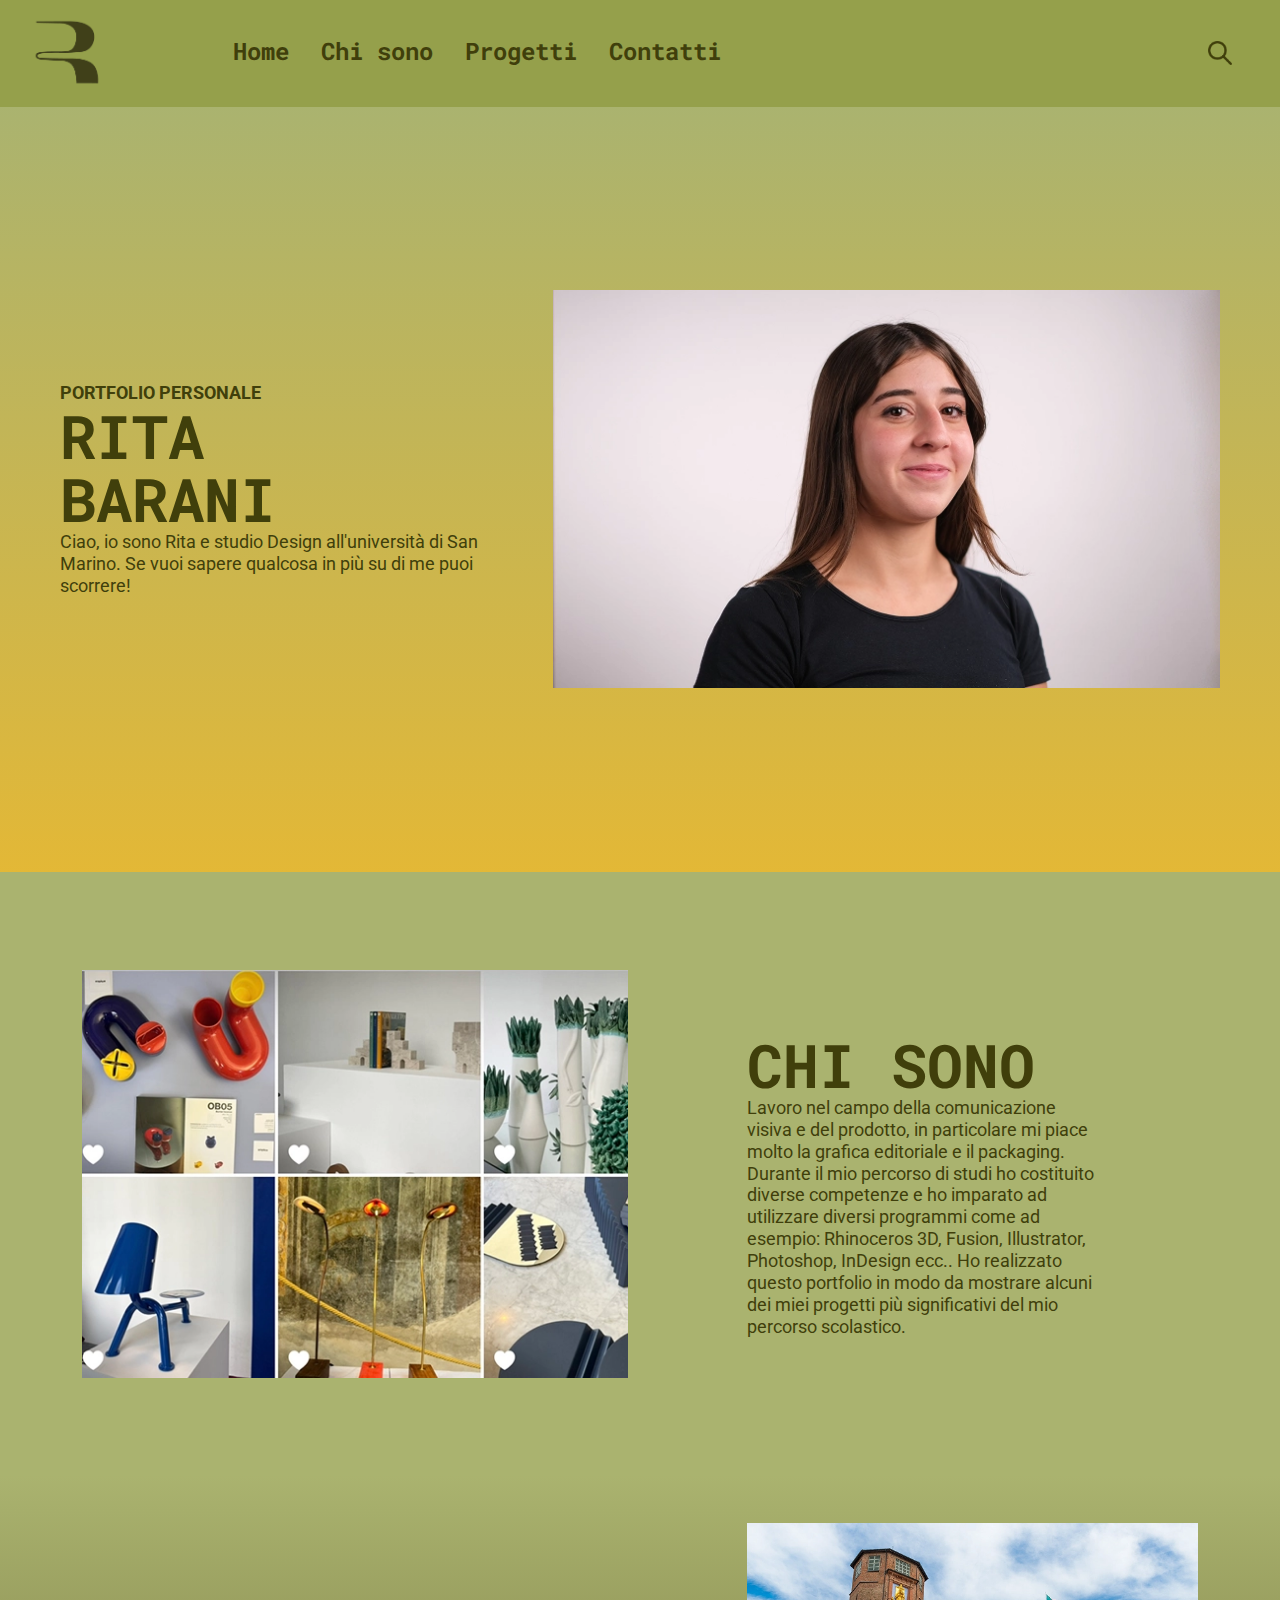
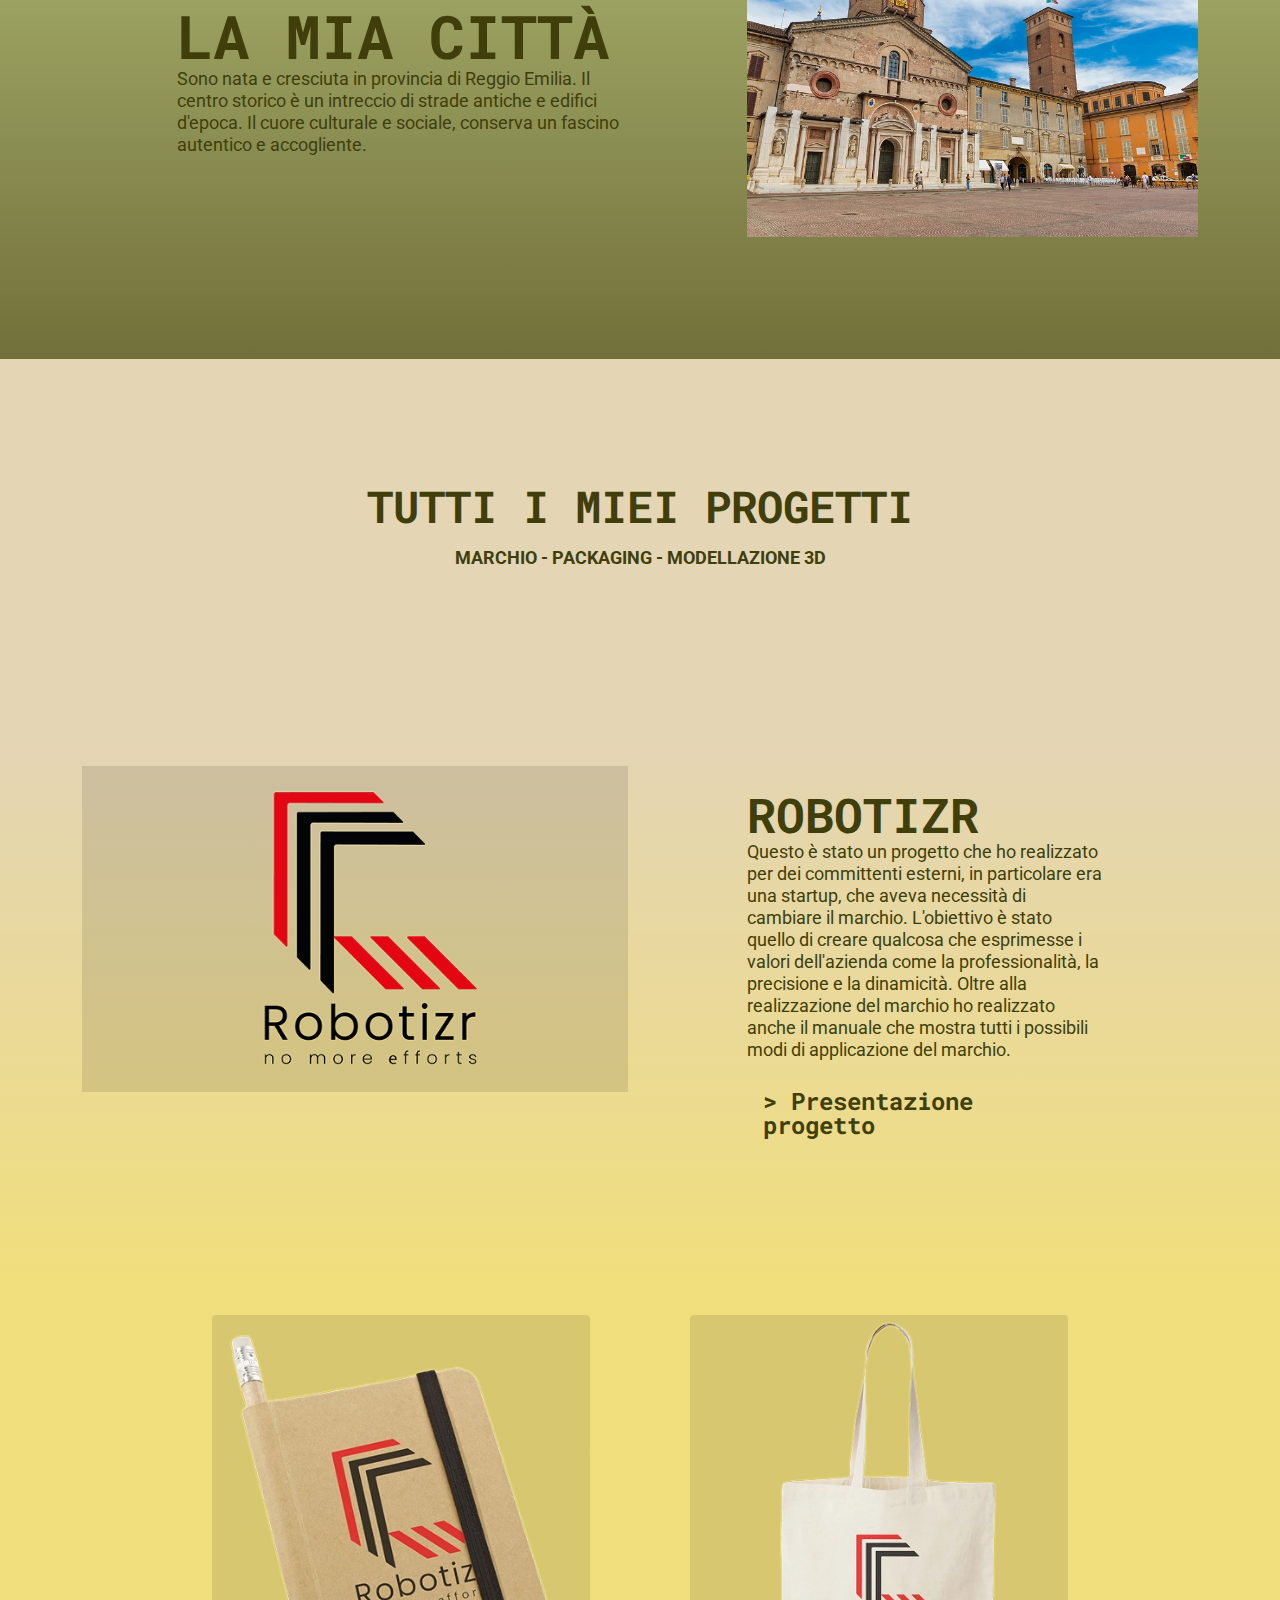
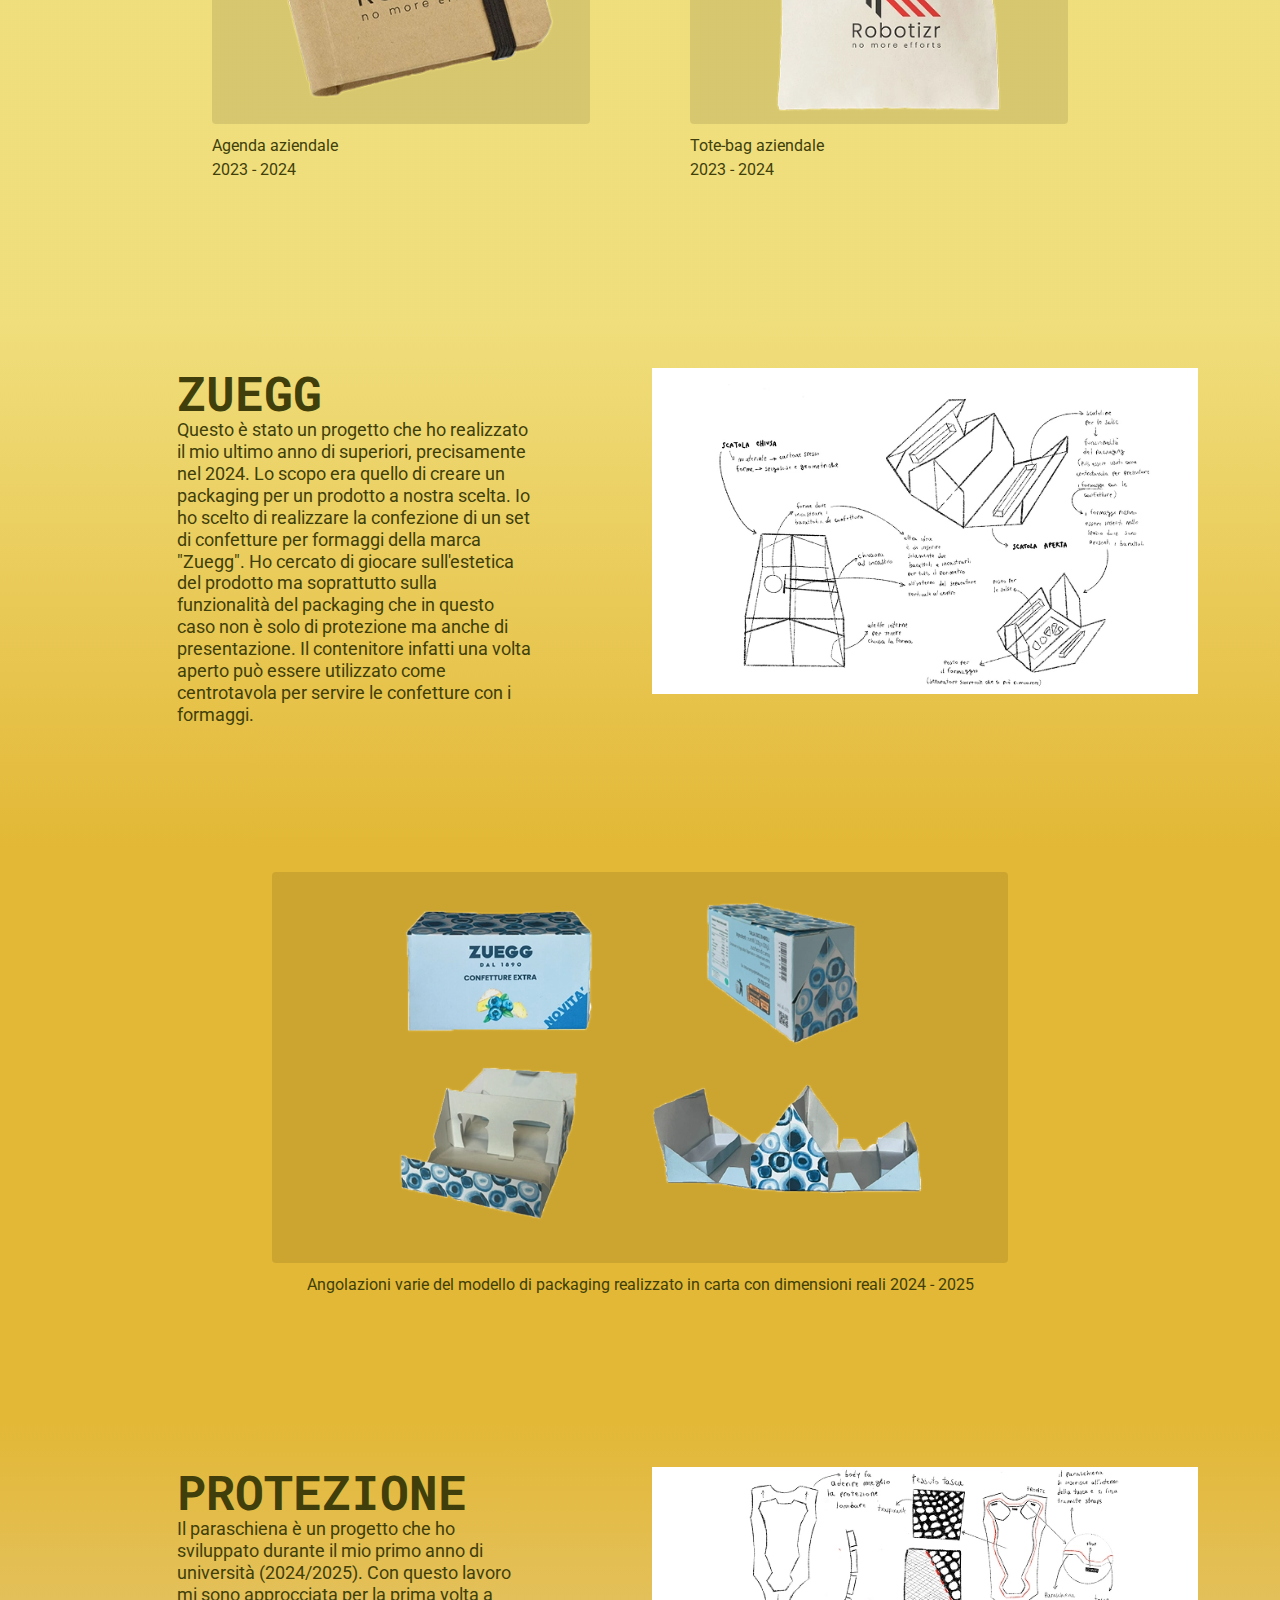
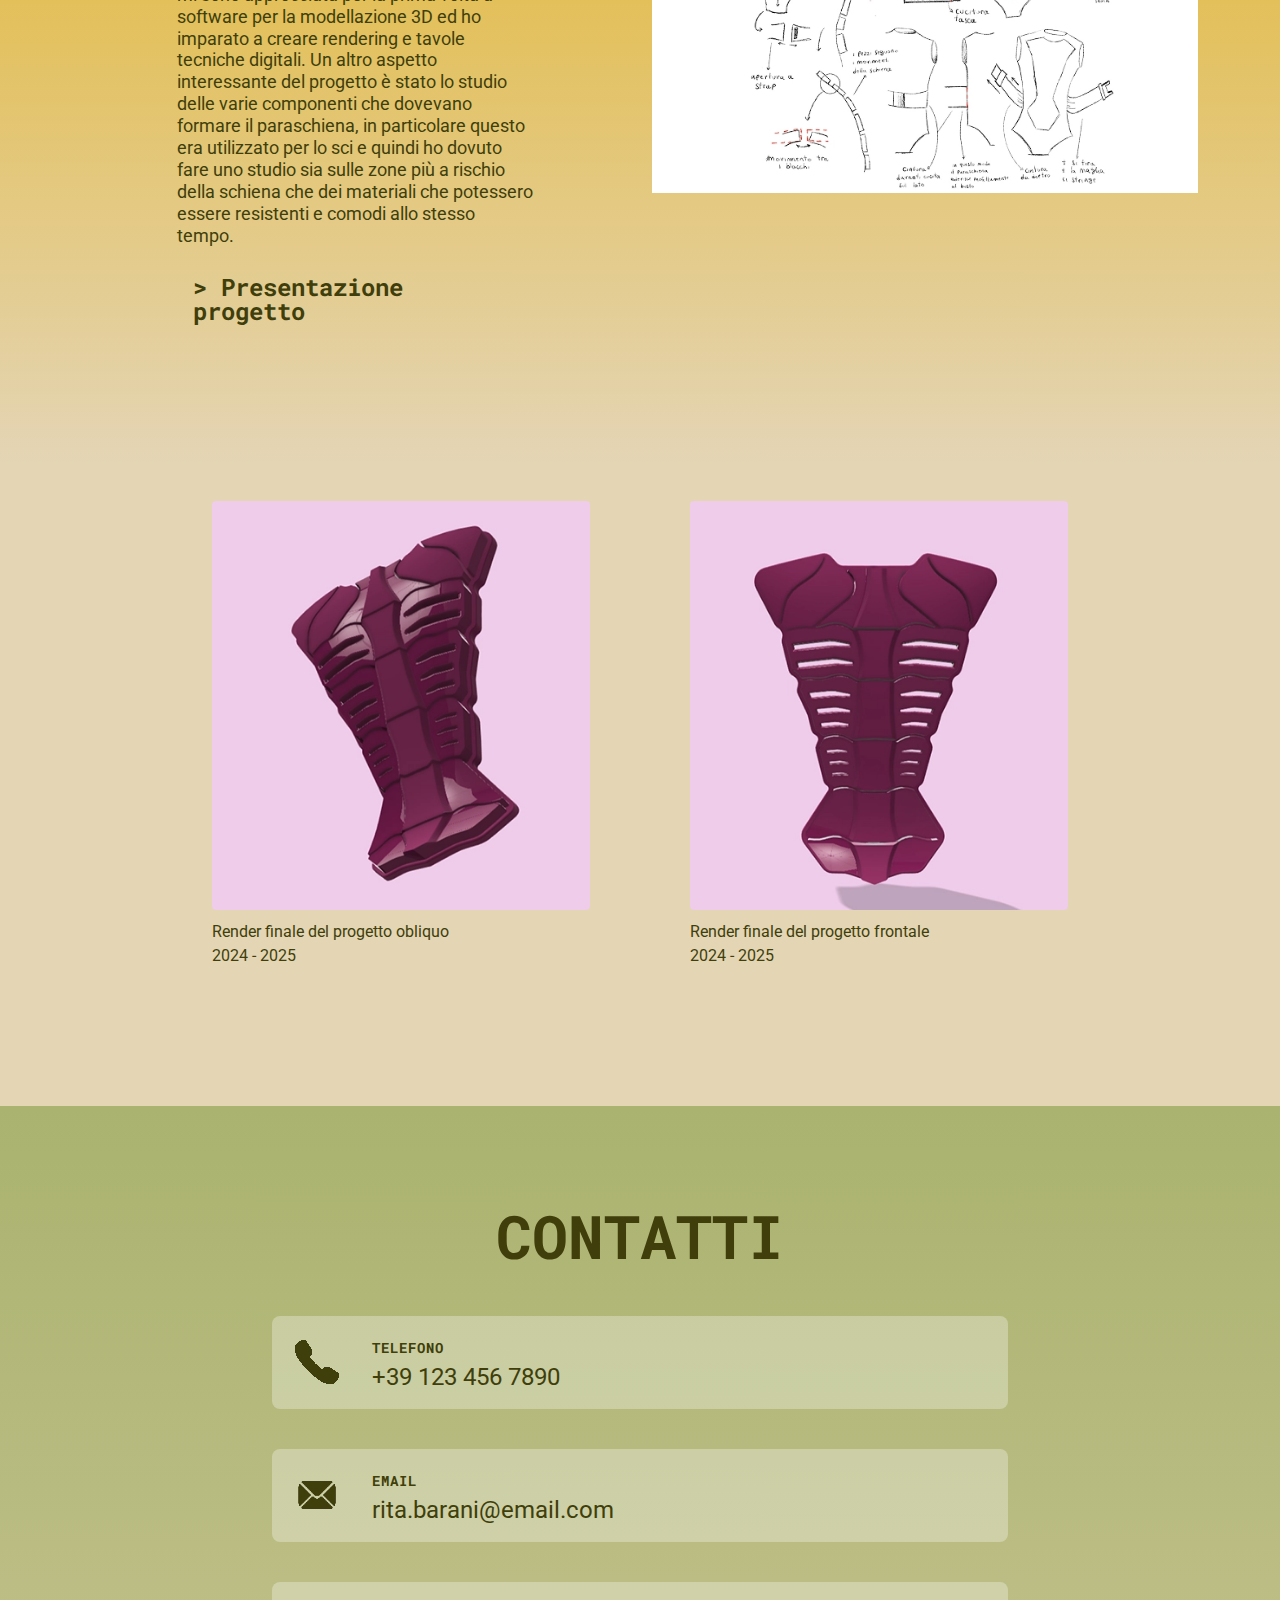
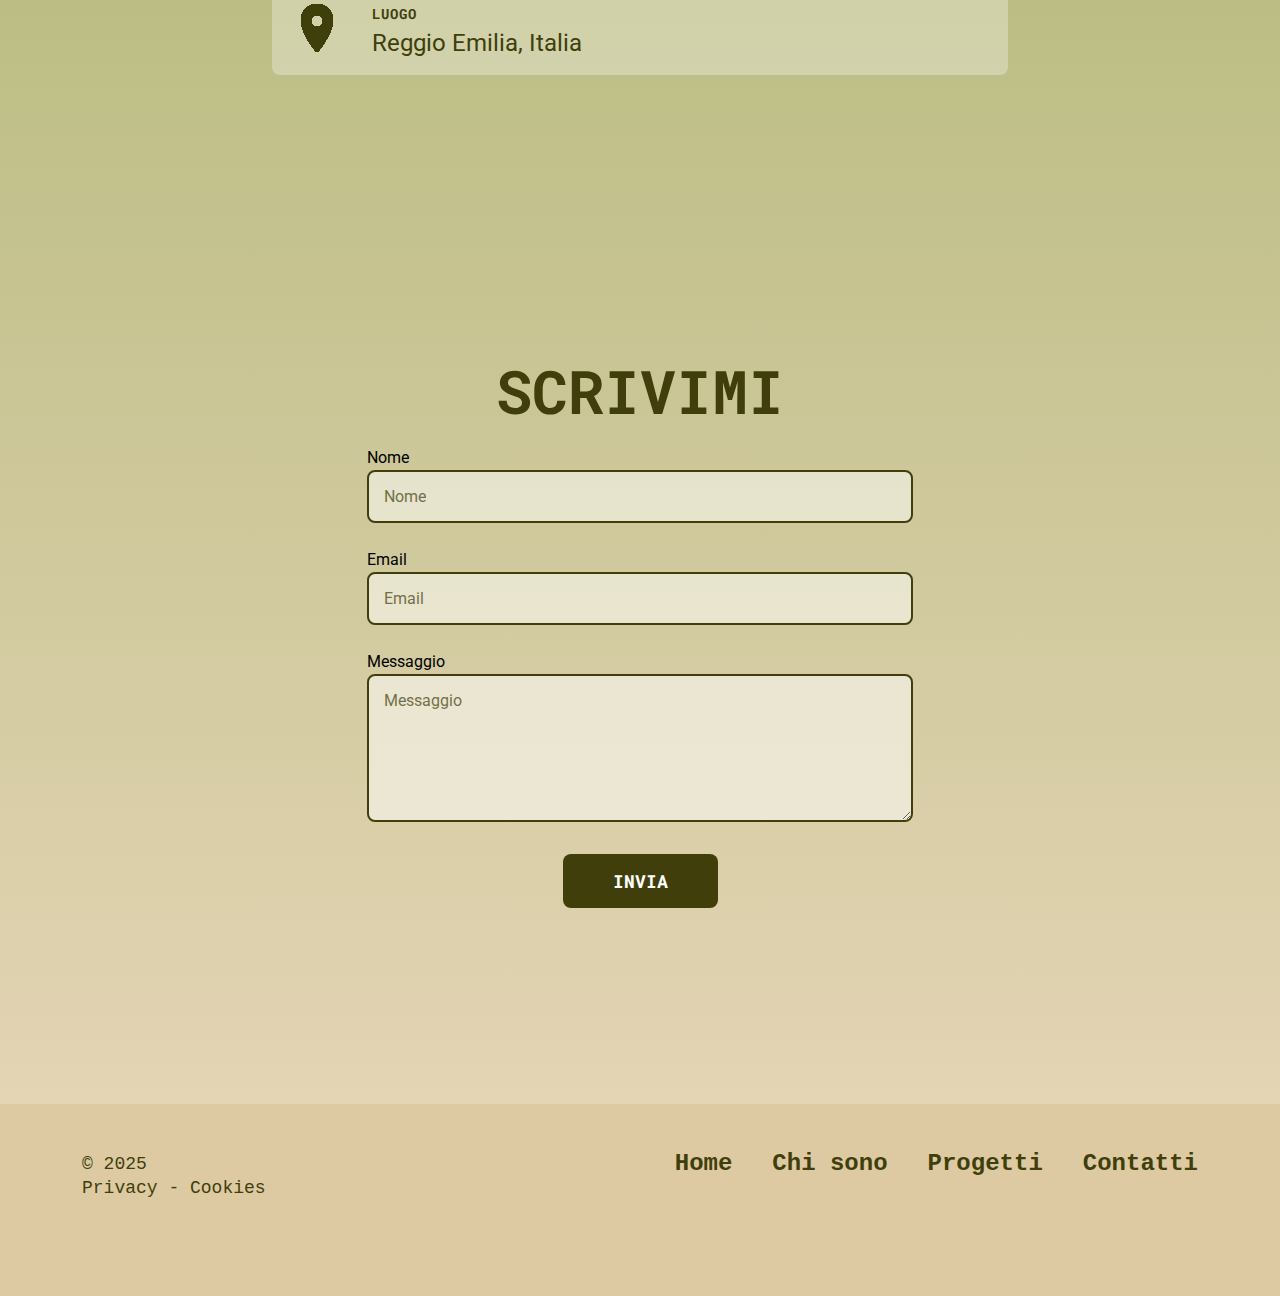
<file: index.html>
<!DOCTYPE html>
<html lang="it">
<head>
    <meta charset="UTF-8">
    <meta name="viewport" content="width=device-width, initial-scale=1.0">
    <meta name="apple-mobile-web-app-capable" content="yes">
    <meta name="apple-mobile-web-app-status-bar-style" content="default">
    <meta name="description" content="Barani Rita - Portfolio personale">
    <title>Barani Rita - Portfolio Personale</title>
    
    <!-- Favicon -->
    <link rel="icon" type="image/webp" sizes="32x32" href="img/favicon.webp">
    <link rel="icon" type="image/webp sizes="16x16" href="img/favicon.webp">
    <link rel="apple-touch-icon" sizes="180x180" href="img/favicon.webp">
    
    <!-- Fonts -->
    <link rel="preconnect" href="https://fonts.googleapis.com">
    <link rel="preconnect" href="https://fonts.gstatic.com" crossorigin>
    <link href="https://fonts.googleapis.com/css2?family=Roboto+Mono:wght@400;700&family=Roboto:wght@400;500;700&display=swap" rel="stylesheet">
    
    <!-- Stylesheets -->
    <link rel="stylesheet" href="css/bootstrap-grid.css">
    <link rel="stylesheet" href="css/style.css">
</head>
<body class="min-width">

    <!-- CONTAINER 1: NAVIGATION -->
    <nav class="container-fluid" role="navigation" aria-label="Navigazione principale">
        <div class="row pt-0 align-items-center bg-verde">
            <div class="col-6 col-md-2 mobile pe-4">
                <a href="#" aria-label="Torna alla home">
                    <img class="logo" src="img/logo-rita-barani.webp" alt="Logo Rita Barani">
                </a>
            </div>
            <div class="col-6 d-md-none d-flex justify-content-end align-items-center pe-5">
                <button class="btn btn-menu" aria-label="Apri menu" aria-expanded="false">Menu</button>
            </div>
           
            <div class="col-md-9 nav-wrapper d-none d-md-block">
                <ul class="nav-list">
                    <li class="nav-item">
                        <a href="#" class="nav-link selected" aria-current="page"><strong>Home</strong></a>
                    </li>
                    <li class="nav-item">
                        <a href="#chi-sono" class="nav-link"><strong>Chi sono</strong></a>
                    </li>
                    <li class="nav-item">
                        <a href="#progetti" class="nav-link"><strong>Progetti</strong></a>
                    </li>
                    <li class="nav-item">
                        <a href="#contatti" class="nav-link"><strong>Contatti</strong></a>
                    </li>
                </ul>
            </div>
            <div class="col-md-1 d-none d-md-flex justify-content-end align-items-center">
                <button class="btn btn-cerca" id="btn-search" aria-label="Cerca nel sito">Cerca</button>
            </div>
        </div>

        <!-- Search Bar -->
        <div id="search-bar" class="search-bar hidden" role="search">
            <input type="text" id="search-input" class="search-input" placeholder="Cerca nel sito..." aria-label="Campo di ricerca">
            <div id="search-results" class="search-results" role="region" aria-live="polite"></div>
            <button id="close-search" class="close-search" aria-label="Chiudi ricerca">✕</button>
        </div>

        <!-- Mobile Navigation -->
        <div class="mobile-nav-wrapper d-lg-none" role="dialog" aria-label="Menu mobile">
            <button class="btn btn-close mb-3" aria-label="Chiudi menu">Close</button>
            <ul class="nav-list">
                <li class="nav-item">
                    <a href="#" class="nav-link"><strong>Home</strong></a>
                </li>
                <li class="nav-item">
                    <a href="#chi-sono" class="nav-link"><strong>Chi sono</strong></a>
                </li>
                <li class="nav-item">
                    <a href="#progetti" class="nav-link"><strong>Progetti</strong></a>
                </li>
                <li class="nav-item">
                    <a href="#contatti" class="nav-link"><strong>Contatti</strong></a>
                </li>
            </ul> 
        </div>
    </nav>

    <!-- CONTAINER 2: HERO SECTION -->
    <header class="container-fluid sfondo d-flex align-items-center">   
        <div class="mx-5 row prima-row mt-5 mb-5 align-items-center">
            <div class="col-12 col-md-5 mb-3 mb-md-0">
                <p class="sottotitolo"><strong>PORTFOLIO PERSONALE</strong></p>
                <h1 class="titolo">RITA<br>BARANI</h1>
                <p class="sottotitolo">Ciao, io sono Rita e studio Design all'università di San Marino. Se vuoi sapere qualcosa in più su di me puoi scorrere!</p>
            </div>
            <div class="col-12 col-md-7 text-center">
                <img class="img-fluid" src="img/rectangle_1.webp" alt="Foto di Rita Barani">
            </div>
        </div>
    </header>

    <!-- CONTAINER 3: CHI SONO -->
    <section class="sfondo-1" id="chi-sono">
        <div class="container content-wrapper">
            <div class="row mb-5 pt-5 pb-5 align-items-center">
                <div class="col-12 col-lg-6">
                    <img class="img-chi-sono" src="img/rectangle_16.webp" alt="Rita Barani all'evento Edit Napoli 2024">
                </div>
                <div class="col-sm-12 col-md-6 col-lg-4 mt-4 offset-lg-1">
                    <h2 class="titolo">CHI SONO</h2>
                    <p class="sottotitolo">
                        Lavoro nel campo della comunicazione visiva e del prodotto, in particolare mi piace molto la grafica editoriale e il packaging.
                        Durante il mio percorso di studi ho costituito diverse competenze e ho imparato ad utilizzare diversi programmi come ad esempio: Rhinoceros 3D, Fusion, Illustrator, Photoshop, InDesign ecc..
                        Ho realizzato questo portfolio in modo da mostrare alcuni dei miei progetti più significativi del mio percorso scolastico.
                    </p>
                </div>
            </div>
        </div>
    </section>

    <!-- CONTAINER 4: LA MIA CITTÀ -->
    <section class="sfondo-2">
        <div class="container content-wrapper">
            <div class="row mb-5 pt-4 pb-4">
                <div class="col-sm-12 col-md-6 col-lg-5 mt-4 offset-lg-1 d-flex flex-column justify-content-center">
                    <h2 class="titolo">LA MIA CITTÀ</h2>
                    <p class="sottotitolo">
                        Sono nata e cresciuta in provincia di Reggio Emilia. Il centro storico è un intreccio di strade antiche e edifici d'epoca. Il cuore culturale e sociale, conserva un fascino autentico e accogliente.
                    </p>
                </div>
                <div class="col-12 col-lg-5 mb-0 mt-4 offset-lg-1">
                    <img class="img-fluid" src="img/reggio_emilia.webp" alt="Vista del centro storico di Reggio Emilia">
                </div>
            </div>
        </div>
    </section>

    <!-- CONTAINER 5: PROGETTI -->
    <section class="sfondo-rosa" id="progetti">
        <div class="container content-wrapper">
            <div class="row mb-5 pt-4 pb-4">
                <div class="col-12 col-md-8 col-lg-8 mx-auto d-flex flex-column align-items-center justify-content-center text-center">
                    <h2 class="titolo scritta-centrale text-center no-wrap">TUTTI I MIEI PROGETTI</h2>
                    <p class="sottotitolo mt-3"><strong>MARCHIO - PACKAGING - MODELLAZIONE 3D</strong></p>
                </div>
            </div>
        </div>
    </section>

    <!-- CONTAINER 6: ROBOTIZR -->
    <section class="sfondo-4" id="robotizr">
        <div class="container content-wrapper">
            <div class="row mb-5 pt-4 pb-4">
                <div class="col-12 col-lg-6">
                    <img class="img-chi-sono" src="img/immagine_row_6.webp" alt="Logo Robotizr progettato da Rita Barani">
                </div>
                <div class="col-sm-12 col-md-6 col-lg-4 mt-4 offset-lg-1">
                    <h2 class="titolo">ROBOTIZR</h2>
                    <p class="sottotitolo">
                        Questo è stato un progetto che ho realizzato per dei committenti esterni, in particolare era una startup, che aveva necessità di cambiare il marchio. L'obiettivo è stato quello di creare qualcosa che esprimesse i valori dell'azienda come la professionalità, la precisione e la dinamicità. 
                        Oltre alla realizzazione del marchio ho realizzato anche il manuale che mostra tutti i possibili modi di applicazione del marchio.
                    </p>
                    <a href="img/manuale del marchio_converted.pdf" class="nav-link" target="_blank" rel="noopener noreferrer"><strong>&gt; Presentazione progetto</strong></a>
                </div>
            </div>
        </div>
    </section>
    
    <!-- CONTAINER 7: GALLERIA -->
    <section class="sfondo-5">
        <div class="container content-wrapper">
            <div class="row mb-5 pt-4 pb-4 tight-gallery">
                <div class="col-12 col-md-4 col-lg-5">
                    <figure class="project-figure">
                        <img class="project-img" src="img/immagine1_row_7.webp" alt="Agenda aziendale Robotizr">
                        <figcaption class="project-caption">
                            <p class="caption-title">Agenda aziendale</p>
                            <p class="caption-sub">2023 - 2024</p>
                        </figcaption>
                    </figure>
                </div>
                <div class="col-12 col-md-4 col-lg-5">
                    <figure class="project-figure">
                        <img class="project-img" src="img/immagine2_row_7.webp" alt="Tote-bag aziendale Robotizr">
                        <figcaption class="project-caption">
                            <p class="caption-title">Tote-bag aziendale</p>
                            <p class="caption-sub">2023 - 2024</p>
                        </figcaption>
                    </figure>
                </div>
            </div>
        </div>
    </section>
    
    <!-- CONTAINER 8: ZUEGG -->
    <section class="sfondo-6" id="zuegg">
        <div class="container content-wrapper">
            <div class="row mb-5 pt-4 pb-4">
                <div class="col-sm-12 col-md-6 col-lg-4 mt-4 offset-lg-1">
                    <h2 class="titolo">ZUEGG</h2>
                    <p class="sottotitolo">
                        Questo è stato un progetto che ho realizzato il mio ultimo anno di superiori, precisamente nel 2024. Lo scopo era quello di creare un packaging per un prodotto a nostra scelta. Io ho scelto di realizzare la confezione di un set di confetture per formaggi della marca "Zuegg". Ho cercato di giocare sull'estetica del prodotto ma soprattutto sulla funzionalità del packaging che in questo caso non è solo di protezione ma anche di presentazione. Il contenitore infatti una volta aperto può essere utilizzato come centrotavola per servire le confetture con i formaggi.
                    </p>
                </div>
                <div class="col-12 col-lg-6 mb-0 mt-4 offset-lg-1">
                    <img class="img-chi-sono" src="img/immagine_row_8.webp" alt="Schizzi iniziali del progetto packaging Zuegg">
                </div>
            </div>
        </div>
    </section> 

    <!-- CONTAINER 9: IMMAGINE SINGOLA -->
    <section class="sfondo-7">
        <div class="container content-wrapper">
            <div class="row mb-5 pt-4 pb-4">
                <div class="col-12 col-md-10 col-lg-8 mx-auto">
                    <figure class="project-figure">
                        <img class="project-img" src="img/immaginerow_9.webp" alt="Angolazioni del packaging Zuegg">
                        <figcaption class="project-caption">
                            <p class="caption-title">Angolazioni varie del modello di packaging realizzato in carta con dimensioni reali 2024 - 2025</p>
                        </figcaption>
                    </figure>
                </div>
            </div>
        </div>
    </section>

    <!-- CONTAINER 10: PROTEZIONE -->
    <section class="sfondo-8" id="protezione">
        <div class="container content-wrapper">
            <div class="row mb-5 pt-4 pb-4">
                <div class="col-sm-12 col-md-6 col-lg-4 mt-4 offset-lg-1">
                    <h2 class="titolo">PROTEZIONE</h2>
                    <p class="sottotitolo">
                        Il paraschiena è un progetto che ho sviluppato durante il mio primo anno di università (2024/2025). Con questo lavoro mi sono approcciata per la prima volta a software per la modellazione 3D ed ho imparato a creare rendering e tavole tecniche digitali. Un altro aspetto interessante del progetto è stato lo studio delle varie componenti che dovevano formare il paraschiena, in particolare questo era utilizzato per lo sci e quindi ho dovuto fare uno studio sia sulle zone più a rischio della schiena che dei materiali che potessero essere resistenti e comodi allo stesso tempo.                    
                    </p>
                    <a href="img/tutorial_Barani_Cima_Olmi.pdf" class="nav-link" target="_blank" rel="noopener noreferrer"><strong>&gt; Presentazione progetto</strong></a>
                </div>
                <div class="col-12 col-lg-6 mb-0 mt-4 offset-lg-1">
                    <img class="img-chi-sono" src="img/immagine_row_10.webp" alt="Schizzi iniziali del progetto paraschiena">
                </div>
            </div>
        </div>
    </section> 

    <!-- CONTAINER 11: GALLERIA RENDER -->
    <section class="sfondo-9">
        <div class="container content-wrapper">
            <div class="row mb-5 pt-4 pb-4 tight-gallery justify-content-center">
                <div class="col-12 col-md-4 col-lg-5">
                    <figure class="project-figure">
                        <img class="project-img" src="img/immagine1_row_11.webp" alt="Render obliquo del paraschiena">
                        <figcaption class="project-caption">
                            <p class="caption-title">Render finale del progetto obliquo</p>
                            <p class="caption-sub">2024 - 2025</p>
                        </figcaption>
                    </figure>
                </div>
                <div class="col-12 col-md-4 col-lg-5">
                    <figure class="project-figure">
                        <img class="project-img" src="img/immagine2_row_11.webp" alt="Render frontale del paraschiena">
                        <figcaption class="project-caption">
                            <p class="caption-title">Render finale del progetto frontale</p>
                            <p class="caption-sub">2024 - 2025</p>
                        </figcaption>
                    </figure>
                </div>
            </div>
        </div>
    </section>

    <!-- CONTAINER 12: CONTATTI -->
    <section class="sfondo-contatti" id="contatti">
        <div class="container content-wrapper">
            <div class="row mb-5 pt-5 pb-5">
                <div class="col-12 col-lg-8 offset-lg-2">
                    <h2 class="titolo text-center mb-5">CONTATTI</h2>
                    
                    <div class="contatto-item">
                        <div class="contatto-icon">
                            <img src="img/icona_telefono.webp" alt="icona telefono" aria-hidden="true">
                        </div>
                        <div class="contatto-info">
                            <p class="contatto-label">Telefono</p>
                            <p class="contatto-value">+39 123 456 7890</p>
                        </div>
                    </div>

                    <div class="contatto-item">
                        <div class="contatto-icon">
                            <img src="img/icona_mail.webp" alt="icona email" aria-hidden="true">
                        </div>
                        <div class="contatto-info">
                            <p class="contatto-label">Email</p>
                            <p class="contatto-value">rita.barani@email.com</p>
                        </div>
                    </div>

                    <div class="contatto-item">
                        <div class="contatto-icon">
                            <img src="img/icona_posizione.webp" alt="icona posizione" aria-hidden="true">
                        </div>
                        <div class="contatto-info">
                            <p class="contatto-label">Luogo</p>
                            <p class="contatto-value">Reggio Emilia, Italia</p>
                        </div>
                    </div>
                </div>
            </div>
        </div>

        <!-- Container 14: FORM -->
        <div id="form-contatti">
            <div class="container content-wrapper">
                <div class="row mb-5 pt-5 pb-5">
                    <div class="col-12 col-lg-6 offset-lg-3">
                        <h2 class="titolo text-center mb-4">SCRIVIMI</h2>
                        <form class="contact-form" onsubmit="event.preventDefault(); alert('Form non ancora configurato. Aggiungi un backend per inviare email.');">
                            <div class="form-group">
                                <label for="nome" class="visually-hidden">Nome</label>
                                <input type="text" id="nome" name="nome" placeholder="Nome" required>
                            </div>
                            <div class="form-group">
                                <label for="email" class="visually-hidden">Email</label>
                                <input type="email" id="email" name="email" placeholder="Email" required>
                            </div>
                            <div class="form-group">
                                <label for="messaggio" class="visually-hidden">Messaggio</label>
                                <textarea id="messaggio" name="messaggio" placeholder="Messaggio" rows="6" required></textarea>
                            </div>
                            <div class="text-center">
                                <button type="submit" class="btn-submit">INVIA</button>
                            </div>
                        </form>
                    </div>
                </div>
            </div>
        </div>
    </section>

    <!-- CONTAINER 13: FOOTER -->
    <footer class="container-fluid footer">
        <div class="container content-wrapper mb-5">
            <div class="row pt-5 pb-5 align-items-start">
                <div class="col-12 col-md-3 mb-4 mb-md-0 d-flex justify-content-between align-items-center">
                    <p class="footer-text mb-0">© 2025 <br>Privacy - Cookies</p>
                    <a href="#" class="footer-arrow d-md-none" aria-label="Torna su">
                        <img src="img/freccia.webp" alt="freccia" aria-hidden="true">
                    </a>
                </div>
                <nav class="col-12 col-md-9 text-md-end" aria-label="Navigazione footer">
                    <div class="footer-nav-wrapper d-none d-md-flex">
                        <a href="#" class="footer-link"><strong>Home</strong></a>
                        <a href="#chi-sono" class="footer-link"><strong>Chi sono</strong></a>
                        <a href="#progetti" class="footer-link"><strong>Progetti</strong></a>
                        <a href="#contatti" class="footer-link"><strong>Contatti</strong></a>
                    </div>
                </nav>
            </div>
        </div>
    </footer>

    <script>
        // Seleziona gli elementi
        const btnMenu = document.querySelector('.btn-menu');
        const btnClose = document.querySelector('.btn-close');
        const mobileNav = document.querySelector('.mobile-nav-wrapper');
        const btnSearch = document.getElementById('btn-search');
        const searchBar = document.getElementById('search-bar');
        const searchInput = document.getElementById('search-input');
        const searchResults = document.getElementById('search-results');
        const closeSearch = document.getElementById('close-search');

        // Apri il menu mobile
        btnMenu.addEventListener('click', function() {
            mobileNav.classList.add('show');
            document.body.style.overflow = 'hidden';
            btnMenu.setAttribute('aria-expanded', 'true');
        });

        // Chiudi il menu mobile
        btnClose.addEventListener('click', function() {
            mobileNav.classList.remove('show');
            document.body.style.overflow = '';
            btnMenu.setAttribute('aria-expanded', 'false');
        });

        // Chiudi il menu mobile quando clicchi su un link
        const mobileNavLinks = mobileNav.querySelectorAll('.nav-link');
        mobileNavLinks.forEach(link => {
            link.addEventListener('click', function() {
                mobileNav.classList.remove('show');
                document.body.style.overflow = '';
                btnMenu.setAttribute('aria-expanded', 'false');
            });
        });

        // Apri la barra di ricerca
        btnSearch.addEventListener('click', function() {
            searchBar.classList.remove('hidden');
            searchInput.focus();
        });

        // Chiudi la barra di ricerca
        closeSearch.addEventListener('click', function() {
            searchBar.classList.add('hidden');
            searchInput.value = '';
            searchResults.innerHTML = '';
        });

        // Funzione di ricerca
        searchInput.addEventListener('input', function() {
            const query = this.value.toLowerCase().trim();
            
            if (query.length === 0) {
                searchResults.innerHTML = '';
                return;
            }

            // Contenuti ricercabili
            const searchableContent = [
                { title: 'Home', text: 'Portfolio personale Rita Barani', anchor: '#' },
                { title: 'Chi sono', text: 'Lavoro nel campo della comunicazione visiva e del prodotto', anchor: '#chi-sono' },
                { title: 'Progetti', text: 'Tutti i miei progetti marchio packaging modellazione 3D', anchor: '#progetti' },
                { title: 'Robotizr', text: 'Progetto marchio startup robotizr', anchor: '#robotizr' },
                { title: 'Zuegg', text: 'Packaging confetture per formaggi', anchor: '#zuegg' },
                { title: 'Protezione', text: 'Paraschiena modellazione 3D sci', anchor: '#protezione' },
                { title: 'Contatti', text: 'Contattami per collaborazioni', anchor: '#contatti' },
                { title: 'Scrivimi', text: 'Modulo di contatto per inviare un messaggio', anchor: '#form-contatti' },
            ];

            const results = searchableContent.filter(item =>
                item.title.toLowerCase().includes(query) ||
                item.text.toLowerCase().includes(query)
            );

            if (results.length === 0) {
                searchResults.innerHTML = '<p class="search-no-results">Nessun risultato trovato</p>';
            } else {
                searchResults.innerHTML = results.map(result =>
                    `<a href="${result.anchor}" class="search-result-item">
                        <strong>${result.title}</strong>
                        <p>${result.text.substring(0, 60)}...</p>
                    </a>`
                ).join('');

                // Aggiungi evento click ai risultati
                document.querySelectorAll('.search-result-item').forEach(item => {
                    item.addEventListener('click', function() {
                        setTimeout(function() {
                            searchBar.classList.add('hidden');
                            searchInput.value = '';
                            searchResults.innerHTML = '';
                        }, 100);
                    });
                });
            }
        });

        // Smooth scroll
        function initSmoothScroll() {
            const links = document.querySelectorAll('a[href^="#"]');
            
            links.forEach(link => {
                link.addEventListener('click', function(e) {
                    const targetId = this.getAttribute('href');
                    
                    if (targetId === '#') {
                        e.preventDefault();
                        window.scrollTo({
                            top: 0,
                            behavior: 'smooth'
                        });
                        return;
                    }
                    
                    const targetElement = document.querySelector(targetId);
                    
                    if (targetElement) {
                        e.preventDefault();
                        const headerHeight = document.querySelector('.bg-verde').offsetHeight;
                        const targetPosition = targetElement.offsetTop - headerHeight;
                        
                        window.scrollTo({
                            top: targetPosition,
                            behavior: 'smooth'
                        });
                        
                        if (mobileNav.classList.contains('show')) {
                            mobileNav.classList.remove('show');
                            document.body.style.overflow = '';
                            btnMenu.setAttribute('aria-expanded', 'false');
                        }
                    }
                });
            });
        }

        document.addEventListener('DOMContentLoaded', initSmoothScroll);
    </script>
</body>
</html>
</file>
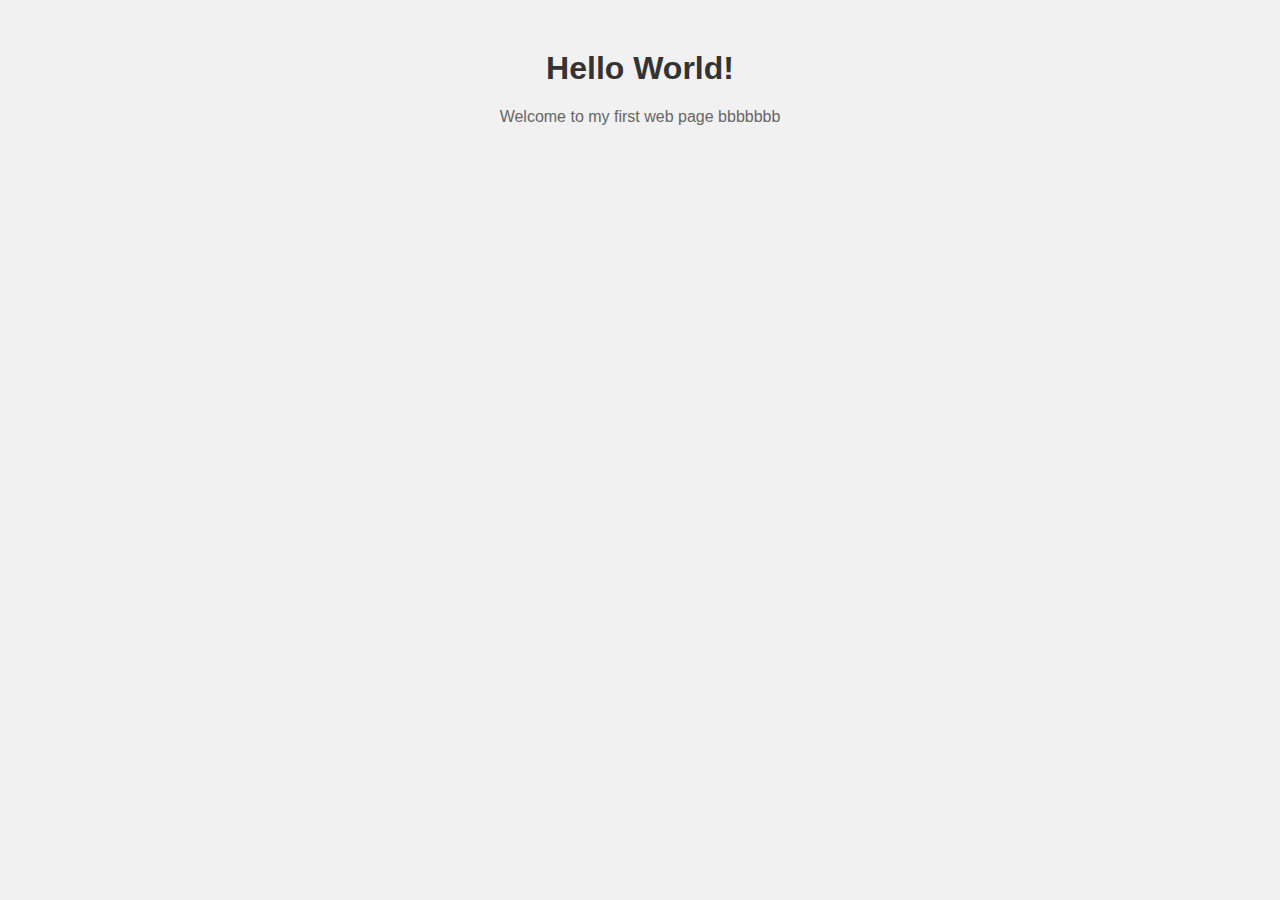
<file: index-helloworld.html>
<!DOCTYPE html>
<html>
<head>
  <title>My First Page</title>
  <style>
    body {
      font-family: Arial, sans-serif;
      background-color: #f1f1f1;
      margin: 0;
      padding: 0;
    }
    
    h1 {
      color: #333;
      text-align: center;
      margin-top: 50px;
    }
    
    p {
      color: #666;
      text-align: center;
      margin-top: 20px;
    }
  </style>
</head>
<body>
  <h1>Hello World!</h1>
  <p>Welcome to my first web page bbbbbbb</p>
</body>
</html>
</file>
<file: css/style.css>
/* =================================================================
   BASE STYLES
   ================================================================= */

html, body {
    font: normal 16px/24px Roboto, Helvetica, sans-serif;
    margin: 0;
    padding: 0;
    overflow-x: hidden;
    min-width: 375px;
}

.container-fluid {
    padding-left: 0;
    padding-right: 0;
    max-width: 100%;
    overflow-x: hidden;
}

/* =================================================================
   NAVIGATION - CONTAINER 1
   ================================================================= */

.mobile {
    display: flex;
}

.logo {
    width: 60px;
    height: auto;
    display: flex;
    margin-left: 10px;
}

.bg-verde {
    background: #95A04B;
}

.nav-list {
    list-style: none;
    padding-left: 0;
    margin: 0;
    display: flex;
    justify-content: left;
    align-items: center;
    width: 100%;
    height: 103px;
}

.nav-item {
    margin: 0;
    padding: 0;
}

.nav-link { 
    color: #403F0B;
    font-size: 24px;
    font-weight: 500;
    border-bottom: solid 4px transparent;
    text-decoration: none;
    margin: 8px;
    padding: 8px;
    font-family: 'Roboto Mono', monospace; 
}

a:hover {
    color: #403F0B;
    text-decoration: underline;
}

/* Buttons */
.btn-cerca {
    background: transparent url('../img/search.png') no-repeat center center;
    background-size: contain;
    border: none;
    padding: 0;
    width: 24px;
    height: 24px;
    cursor: pointer;
    font-size: 0;
    flex-shrink: 0;
}

.btn-cerca:hover {
    opacity: 0.7;
}

.btn-menu {
    background: transparent url('../img/menù_hamburger.png') no-repeat center center;
    background-size: contain;
    border: none;
    padding: 0;
    width: 30px;
    height: 30px;
    cursor: pointer;
    font-size: 0;
    margin: 0 10px !important;
}

.btn-close {
    background: transparent url('../img/close.png') no-repeat center center;
    background-size: cover;
    border: none;
    padding: 0;
    width: 40px;
    height: 40px;
    cursor: pointer;
    font-size: 0;
    position: absolute;
    top: 20px;
    right: 20px;
}

/* Mobile Navigation */
.mobile-nav-wrapper {
    position: fixed;
    top: 0;
    left: 0;
    width: 100%;
    height: 100%;
    background-color: #95A04B;
    z-index: 1000;
    display: flex;
    flex-direction: column;
    justify-content: center;
    align-items: center;
    opacity: 0;
    transform: translateX(100%);
    transition: all 0.4s ease;
    pointer-events: none;
}

.mobile-nav-wrapper.show {
    opacity: 1;
    transform: translateX(0);
    pointer-events: auto;
}

.mobile-nav-wrapper .nav-list {
    flex-direction: column;
    padding-top: 0;
    align-items: center;
    animation: slideUp 0.5s ease forwards;
}

.mobile-nav-wrapper .nav-item {
    margin: 15px 0;
    width: auto;
    text-align: center;
    opacity: 0;
    animation: fadeInUp 0.5s ease forwards;
}

.mobile-nav-wrapper .nav-item:nth-child(1) { animation-delay: 0.1s; }
.mobile-nav-wrapper .nav-item:nth-child(2) { animation-delay: 0.2s; }
.mobile-nav-wrapper .nav-item:nth-child(3) { animation-delay: 0.3s; }
.mobile-nav-wrapper .nav-item:nth-child(4) { animation-delay: 0.4s; }

@keyframes slideUp {
    from {
        transform: translateY(20px);
        opacity: 0;
    }
    to {
        transform: translateY(0);
        opacity: 1;
    }
}

@keyframes fadeInUp {
    from {
        transform: translateY(10px);
        opacity: 0;
    }
    to {
        transform: translateY(0);
        opacity: 1;
    }
}

/* Search Bar */
.search-bar {
    position: fixed;
    top: 0;
    left: 0;
    right: 0;
    background: #95A04B;
    padding: 20px;
    z-index: 1000;
    display: flex;
    align-items: center;
    gap: 10px;
    transition: all 0.3s ease;
}

.search-bar.hidden {
    display: none;
}

.search-input {
    flex: 1;
    padding: 12px 16px;
    border: none;
    border-radius: 4px;
    font-size: 16px;
    font-family: Roboto monospace, monospace;
    outline: none;
}

.search-input::placeholder {
    color: #403F0B;
    opacity: 0.7;
}

.search-results {
    position: absolute;
    top: 70px;
    left: 20px;
    right: 20px;
    background: white;
    border-radius: 4px;
    max-height: 400px;
    overflow-y: auto;
    box-shadow: 0 4px 6px rgba(0, 0, 0, 0.1);
}

.search-result-item {
    display: block;
    padding: 12px 16px;
    border-bottom: 1px solid #e0e0e0;
    text-decoration: none;
    color: #333;
    transition: background 0.2s ease;
}

.search-result-item:hover {
    background: #f5f5f5;
}

.search-result-item strong {
    display: block;
    color: #95A04B;
    margin-bottom: 4px;
}

.search-result-item p {
    margin: 0;
    font-size: 14px;
    color: #666;
}

.search-no-results {
    padding: 16px;
    text-align: center;
    color: #999;
}

.close-search {
    background: transparent url('../img/close.png') no-repeat center center;
    background-size: contain;
    border: none;
    width: 24px;
    height: 24px;
    cursor: pointer;
    padding: 5px;
    font-size: 0;
}


/* =================================================================
   TYPOGRAPHY & COMMON ELEMENTS
   ================================================================= */

.titolo {
    color: #403F0B;
    font-family: 'Roboto Mono', monospace; 
    font-size: 60px;
    font-weight: 700;
    line-height: 106.667%;
}

.sottotitolo {
    color: #403F0B;
    font-family: 'Roboto', sans-serif;
    font-size: 18px;
    font-weight: 400;
    line-height: 122.222%;
}

/* =================================================================
   CONTAINER 2 - HERO SECTION
   ================================================================= */

.sfondo {
    background: linear-gradient(180deg, rgba(149, 160, 75, 0.80) 0%, rgba(220, 166, 4, 0.80) 100%);
    min-height: 85vh;
}

.prima-row img {
    max-height: 400px;
    width: auto;
    object-fit: contain;
}

/* =================================================================
   CONTAINER 3 - CHI SONO
   ================================================================= */

.sfondo-1 {
    background-color: #95A04BCC;
}

.sfondo-1 .content-wrapper {
    padding-top: 50px;
    padding-bottom: 1px;
}

.img-chi-sono {
    width: 100%;
    height: auto;
    max-height: none;
}

/* =================================================================
   CONTAINER 4 - LA MIA CITTÀ
   ================================================================= */

.sfondo-2 {
    background: linear-gradient(180deg, rgba(149, 160, 75, 0.80) 0%, rgba(78, 76, 9, 0.80) 100%);
}

.sfondo-2 .content-wrapper {
    padding-top: 0;
    padding-bottom: 50px;
}

/* =================================================================
   CONTAINER 5 - PROGETTI
   ================================================================= */

.sfondo-rosa {
    background: rgba(221, 202, 162, 0.80);
}

.sfondo-rosa .content-wrapper {
    padding-top: 100px;
    padding-bottom: 100px;
}

.sfondo-rosa .row {
    justify-content: center;
    align-items: center;    
}

.sfondo-rosa .scritta-centrale {
    text-align: center; 
    width: 100%;         
}

.sfondo-rosa .titolo {
    font-size: clamp(28px, 4.5vw, 44px);
    line-height: 1.05;
}

.sfondo-rosa .sottotitolo {
    font-size: clamp(13px, 2.2vw, 18px);
    line-height: 1.4;
    max-width: 90%;
    margin: 0 auto;
}

.no-wrap {
    white-space: nowrap;
    overflow: hidden;
    text-overflow: ellipsis;
}

/* =================================================================
   CONTAINER 6 - ROBOTIZR
   ================================================================= */

.sfondo-4 {
    background: linear-gradient(180deg, rgba(221, 202, 162, 0.80) 0%, rgba(236, 214, 92, 0.80) 100%);
}

.sfondo-4 .content-wrapper {
    padding-top: 0;
    padding-bottom: 50px;
}

.sfondo-4 .titolo {
    font-size: 48px;
    margin-top: 0;
}

.sfondo-4 .col-sm-12.col-md-6.col-lg-4 {
    display: flex;
    flex-direction: column;
    justify-content: space-between;
}

.sfondo-4 .sottotitolo {
    margin-bottom: 20px;
}

.sfondo-4 .nav-link {
    margin-top: auto;
}

/* =================================================================
   CONTAINER 7 - GALLERIA
   ================================================================= */

.sfondo-5 {
    background: linear-gradient(180deg, rgba(236, 214, 92, 0.80) 0%, rgba(236, 214, 92, 0.80) 100%);
}

.sfondo-5 .content-wrapper {
    padding-top: 0;
    padding-bottom: 50px;
}

.sfondo-5 .tight-gallery {
    margin-left: -6px;
    margin-right: -6px;
    display: flex;
    flex-wrap: wrap;
    justify-content: center;
    gap: 8px;
}

.sfondo-5 .tight-gallery > [class*='col-'] {
    padding-left: 6px;
    padding-right: 6px;
}

.sfondo-5 .project-img {
    display: block;
    width: 100%;
    height: auto;
    object-fit: cover;
    border-radius: 4px;
}
.project-figure figcaption {
    color: #403F0B;
    font-family: Roboto;
    font-size: 16px;
    margin-top: 10px;
}

/* =================================================================
   CONTAINER 8 - ZUEGG
   ================================================================= */

.sfondo-6 {
    background: linear-gradient(180deg, rgba(236, 214, 92, 0.80) 0%, rgba(220, 166, 4, 0.80) 100%);
}

.sfondo-6 .content-wrapper {
    padding-top: 0;
    padding-bottom: 50px;
}

.sfondo-6 .titolo {
    font-size: 48px;
}

/* =================================================================
   CONTAINER 9 - IMMAGINE SINGOLA
   ================================================================= */

.sfondo-7 {
    background: rgba(220, 166, 4, 0.80);
}

.sfondo-7 .content-wrapper {
    padding-top: 0;
    padding-bottom: 50px;
}

.sfondo-7 .project-img {
    display: block;
    width: 100%;
    height: auto;
    object-fit: cover;
    border-radius: 4px;
}

.sfondo-7 .project-figure {
    margin: 0;
    text-align: center;
}

/* =================================================================
   CONTAINER 10 - PROTEZIONE
   ================================================================= */

.sfondo-8 {
    background: linear-gradient(180deg, rgba(220, 166, 4, 0.80) 0%, rgba(221, 202, 162, 0.80) 100%);
}

.sfondo-8 .content-wrapper {
    padding-top: 0;
    padding-bottom: 50px;
}

.sfondo-8 .titolo {
    font-size: 48px;
}

.sfondo-8 .col-sm-12.col-md-6.col-lg-4 {
    display: flex;
    flex-direction: column;
    justify-content: space-between;
}

.sfondo-8 .sottotitolo {
    margin-bottom: 20px;
}

.sfondo-8 .nav-link {
    margin-top: auto;
}

/* =================================================================
   CONTAINER 11 - GALLERIA RENDER
   ================================================================= */

.sfondo-9 {
    background: rgba(221, 202, 162, 0.80);
}

.sfondo-9 .content-wrapper {
    padding-top: 0;
    padding-bottom: 50px;
}

.sfondo-9 .tight-gallery {
    margin-left: -6px;
    margin-right: -6px;
    display: flex;
    flex-wrap: wrap;
    justify-content: center;
    gap: 8px;
}

.sfondo-9 .tight-gallery > [class*='col-'] {
    padding-left: 6px;
    padding-right: 6px;
}

.sfondo-9 .project-img {
    display: block;
    width: 100%;
    height: auto;
    object-fit: cover;
    border-radius: 4px;
}

/* =================================================================
   CONTAINER 12 - CONTATTI
   ================================================================= */

.sfondo-contatti {
    background: linear-gradient(180deg, rgba(149, 160, 75, 0.80) 0%, rgba(221, 202, 162, 0.80) 100%);
}

.sfondo-contatti .content-wrapper {
    padding-top: 50px;
    padding-bottom: 50px;
}

.contatto-item {
    display: flex;
    align-items: center;
    margin-bottom: 40px;
    padding: 20px;
    background: rgba(255, 255, 255, 0.3);
    border-radius: 8px;
    transition: transform 0.3s ease;
}

.contatto-item:hover {
    transform: translateX(10px);
}

.contatto-icon {
    width: 50px;
    height: 50px;
    margin-right: 30px;
    flex-shrink: 0;
}

.contatto-icon img {
    width: 100%;
    height: 100%;
    object-fit: contain;
}

.contatto-info {
    flex: 1;
}

.contatto-label {
    color: #403F0B;
    font-family: 'Roboto Mono', monospace;
    font-size: 14px;
    font-weight: 700;
    margin-bottom: 5px;
    text-transform: uppercase;
    letter-spacing: 1px;
}

.contatto-value {
    color: #403F0B;
    font-family: 'Roboto', sans-serif;
    font-size: 24px;
    font-weight: 400;
    margin: 0;
}

/* =================================================================
    CONTAINER 14 - FORM 
   ================================================================= */
/* Bottone Get in Touch */
.btn-contact {
    display: inline-block;
    background: #403F0B;
    color: white;
    font-family: 'Roboto Mono', monospace;
    font-size: 18px;
    font-weight: 700;
    padding: 15px 40px;
    text-decoration: none;
    border-radius: 8px;
    transition: all 0.3s ease;
}

.btn-contact:hover {
    background: transparent;
    color: #403F0B;
    border: 2px solid #403F0B;
    transform: translateY(-3px);
}

/* Form Contatti */
#form-contatti .content-wrapper {
    padding-top: 50px;
    padding-bottom: 100px;
}

.contact-form {
    width: 100%;
}

.form-group {
    margin-bottom: 25px;
}

.form-group input,
.form-group textarea {
    width: 100%;
    padding: 15px;
    border: 2px solid #403F0B;
    border-radius: 8px;
    font-family: 'Roboto', sans-serif;
    font-size: 16px;
    color: #403F0B;
    background: rgba(255, 255, 255, 0.5);
    transition: all 0.3s ease;
}

.form-group input:focus,
.form-group textarea:focus {
    outline: none;
    background: rgba(255, 255, 255, 0.8);
    border-color: #95A04B;
}

.form-group textarea {
    resize: vertical;
}

.btn-submit {
    background: #403F0B;
    color: white;
    font-family: 'Roboto Mono', monospace;
    font-size: 18px;
    font-weight: 700;
    padding: 15px 50px;
    border: none;
    border-radius: 8px;
    cursor: pointer;
    transition: all 0.3s ease;
}

.btn-submit:hover {
    background: #95A04B;
    transform: translateY(-3px);
}
.form-group input::placeholder,
.form-group textarea::placeholder {
    color: #403F0B;
    opacity: 0.7;
}

/* =================================================================
    CONTAINER 13 - FOOTER
   ================================================================= */
.footer {
    min-height: auto;
    background: #DDCAA2;
}

.footer-text {
    font-size: 18px;
    color: #403F0B;
    font-family: Roboto monospace, monospace;
}

.footer-nav-wrapper {
    display: flex;
    gap: 40px;
    justify-content: flex-end;
    flex-wrap: wrap;
}

.footer-link {
    color: #403F0B;
    text-decoration: none;
    font-size: 24px;
    transition: 0.3s ease;
    font-family: Roboto monospace, monospace;
}

.footer-arrow {
    display: inline-block;
    text-decoration: none;
    transition: transform 0.3s ease;
    margin-left: auto;
}

.footer-arrow img {
    width: 24px;
    height: 24px;
    display: block;
}

.footer-arrow:hover {
    transform: translateY(-5px);
}

/* =================================================================
   ANIMAZIONE PULSE PER LINK PRESENTAZIONE PROGETTO
   ================================================================= */

/* Animazione Pulse per link Presentazione Progetto */
.sfondo-4 .nav-link,
.sfondo-8 .nav-link {
    transition: all 0.3s ease;
    display: inline-block;
    animation: pulse-link 2s ease-in-out infinite;
}

.sfondo-4 .nav-link:hover,
.sfondo-8 .nav-link:hover {
    color: #95A04B;
    animation: pulse-link-hover 1s ease-in-out infinite;
}

@keyframes pulse-link {
    0%, 100% {
        transform: scale(1);
    }
    50% {
        transform: scale(1.03);
    }
}

@keyframes pulse-link-hover {
    0%, 100% {
        transform: scale(1);
    }
    50% {
        transform: scale(1.08);
    }
}

/* =================================================================
   RESPONSIVE - TABLET
   ================================================================= */

@media (min-width: 768px) {
    .logo {
        width: 70px;
        margin-left: 30px;
        margin-right: 30px;
    }
}

@media (min-width: 768px) and (max-width: 991px) {
    .sfondo-rosa .content-wrapper {
        padding-top: 60px;
        padding-bottom: 60px;
    }
    
    .sfondo-rosa .titolo { 
        font-size: clamp(24px, 4.2vw, 38px); 
    }
    
    .sfondo-rosa .sottotitolo { 
        font-size: 15px; 
    }

    .sfondo-5 .tight-gallery > .col-md-4,
    .sfondo-9 .tight-gallery > .col-md-4 {
        flex: 0 0 calc(50% - 4px);
    }
}

/* =================================================================
   RESPONSIVE - DESKTOP
   ================================================================= */

@media (min-width: 992px) {
    .logo {
        width: 80px;
    }
}

/* =================================================================
   RESPONSIVE - MOBILE
   ================================================================= */

@media (max-width: 767px) {
    /* Container padding */
    .sfondo-1 .container,
    .sfondo-2 .container,
    .sfondo-4 .container,
    .sfondo-5 .container,
    .sfondo-rosa .container,
    .sfondo-6 .container,
    .sfondo-7 .container,
    .sfondo-8 .container,
    .sfondo-9 .container,
    .sfondo-contatti .container {
        padding-left: 30px;
        padding-right: 30px;
    }
    
    .sfondo-1 .row,
    .sfondo-2 .row,
    .sfondo-4 .row,
    .sfondo-5 .row,
    .sfondo-rosa .row,
    .sfondo-6 .row,
    .sfondo-7 .row,
    .sfondo-8 .row,
    .sfondo-9 .row,
    .sfondo-contatti .row {
        margin-left: 15px;
        margin-right: 15px;
    }

    /* Typography */
    .sfondo-rosa .content-wrapper {
        padding-top: 40px;
        padding-bottom: 40px;
    }
    
    .sfondo-rosa .titolo { 
        font-size: clamp(40px, 7vw, 36px); 
    }
    
    .sfondo-rosa .sottotitolo { 
        font-size: 20px; 
    }
    
    .sfondo-rosa .no-wrap { 
        white-space: normal; 
        text-overflow: clip; 
    }

    .sfondo-4 .titolo,
    .sfondo-6 .titolo,
    .sfondo-8 .titolo {
        font-size: 40px;
    }

    /* Container 8 - Protezione mobile adjustments */
    .sfondo-8 .col-sm-12.col-md-6.col-lg-4 {
        display: block;
    }
    
    .sfondo-8 .nav-link {
        margin-top: 0;
    }
    
    .sfondo-8 .col-12.col-lg-6 {
        margin-top: 30px;
    }

    /* Contatti mobile */
    .contatto-item {
        flex-direction: column;
        text-align: center;
    }

    .contatto-icon {
        margin-right: 0;
        margin-bottom: 15px;
    }

    .contatto-value {
        font-size: 20px;
    }

    /* Footer */
    .footer-nav-wrapper {
        justify-content: flex-start;
        gap: 20px;
    }
}
.bg-verde .col-md-1 {
    display: flex;
    align-items: center;
    justify-content: flex-end;
    padding-right: 60px;
}

/* =================================================================
   CSS PER SMOOTH SCROLL
   ================================================================= */

/* Smooth scroll nativo per browser compatibili */
html {
    scroll-behavior: smooth;
}

/* Offset per le sezioni quando si clicca sui link (compensa l'header fisso) */
section[id],
div[id] {
    scroll-margin-top: 110px;
}

/* Animazione per i link quando vengono cliccati */
.nav-link,
.footer-link {
    transition: all 0.3s ease;
}

.nav-link:active,
.footer-link:active {
    transform: scale(0.95);
}

/* Effetto hover più evidente per i link di navigazione */
.nav-link:hover,
.footer-link:hover {
    color: #403F0B;
    text-decoration: underline;
    text-underline-offset: 4px;
}

/* Per dispositivi mobili: scroll più veloce */
@media (max-width: 767px) {
    html {
        scroll-behavior: auto;
    }
}

/* =================================================================
   FIX MARGINI MOBILE - CONTAINER 3 (CHI SONO)
   ================================================================= */

/* Versione Mobile */
@media (max-width: 767px) {
    /* Container 3 - Chi sono: riduci margine inferiore */
    .sfondo-1 .content-wrapper {
        padding-top: 50px;
        padding-bottom: 0 !important;
    }
    
    .sfondo-1 .row.mb-5 {
        margin-bottom: 0 !important;
        padding-bottom: 0 !important;
    }
    
    .sfondo-1 .col-12.col-lg-6 {
        margin-bottom: 0 !important;
    }
    
    .sfondo-1 .col-sm-12.col-md-6.col-lg-4 {
        margin-top: 15px;
        padding-bottom: 0 !important;
        margin-bottom: 0 !important;
    }
    
    .sfondo-1 {
        margin-bottom: 0 !important;
        padding-bottom: 0 !important;
    }
    
    .sfondo-1 .img-chi-sono {
        display: block;
        margin-bottom: 0 !important;
    }
    
    /* Rimuovi padding top del container successivo */
    .sfondo-2 {
        padding-top: 0 !important;
    }
    
    .sfondo-2 .content-wrapper {
        padding-top: 0 !important;
    }
    
    .sfondo-2 .row {
        padding-top: 20px;
        margin-top: 0 !important;
    }
    
    /* Container 3, 6, 8, 10, 11 - Riduci margini inferiori */
    .sfondo-4 .content-wrapper,
    .sfondo-6 .content-wrapper,
    .sfondo-8 .content-wrapper,
    .sfondo-contatti .content-wrapper {
        padding-bottom: 0 !important;
    }
    
    .sfondo-4 .row.mb-5,
    .sfondo-6 .row.mb-5,
    .sfondo-8 .row.mb-5,
    .sfondo-contatti .row.mb-5 {
        margin-bottom: 0 !important;
        padding-bottom: 0 !important;
    }
    
    .sfondo-4 .col-12.col-lg-6,
    .sfondo-6 .col-12.col-lg-6,
    .sfondo-8 .col-12.col-lg-6,
    .sfondo-contatti .col-12.col-lg-6 {
        margin-bottom: 0 !important;
    }
    
    .sfondo-4 .col-sm-12.col-md-6.col-lg-4,
    .sfondo-6 .col-sm-12.col-md-6.col-lg-4,
    .sfondo-8 .col-sm-12.col-md-6.col-lg-4 {
        margin-top: 15px;
        padding-bottom: 0 !important;
        margin-bottom: 0 !important;
    }
    
    .sfondo-4,
    .sfondo-6,
    .sfondo-8,
    .sfondo-contatti {
        margin-bottom: 0 !important;
        padding-bottom: 0 !important;
    }
    
    .sfondo-4 .img-chi-sono,
    .sfondo-6 .img-chi-sono,
    .sfondo-8 .img-chi-sono {
        display: block;
        margin-bottom: 0 !important;
    }
    
    /* Per le gallerie (container 9 e 12) */
    .sfondo-9 .tight-gallery > [class*='col-'] {
        margin-bottom: 0 !important;
        padding-bottom: 0 !important;
    }
    
    .sfondo-contatti .col-sm-12.col-md-6.col-lg-4 {
        margin-bottom: 0 !important;
    }
    .sfondo-contatti .contatto-item {
        margin-bottom: 20px;
    }
}

/* Versione mobile – spaziatura più ampia */
@media (max-width: 768px) {
    .container14 {
        margin-bottom: 80px;   /* margine aumentato su mobile */
    }
}
/* ========================
   Container 14 — FORTE override per mobile
   ======================== */



/* MOBILE: aumentare lo spazio inferiore per il container 14.
   Inserisci questo blocco *dopo* tutte le altre regole CSS. */
@media (max-width: 767px) {
    /* Aumenta lo spazio inferiore visibile: puoi cambiare 140px con il valore che preferisci */
    #form-contatti,
    #form-contatti .content-wrapper {
        padding-bottom: 40px !important;
        margin-bottom: 0 !important; /* manteniamo padding per lo spazio visivo */
    }
}
/* =================================================================
   ANIMAZIONE UNDERLINE DA SINISTRA A DESTRA PER TUTTI I LINK
   ================================================================= */

/* Link di navigazione nell'header */
.nav-link {
    position: relative;
    text-decoration: none !important;
    border-bottom: none !important;
}

.nav-link::after {
    content: '';
    position: absolute;
    bottom: 0;
    left: 0;
    width: 0;
    height: 3px;
    background-color: #403F0B;
    transition: width 0.4s ease-in-out;
}

.nav-link:hover::after {
    width: 100%;
}

.nav-link:hover {
    text-decoration: none !important;
}

/* Link nel footer */
.footer-link {
    position: relative;
    text-decoration: none !important;
}

.footer-link::after {
    content: '';
    position: absolute;
    bottom: -2px;
    left: 0;
    width: 0;
    height: 3px;
    background-color: #403F0B;
    transition: width 0.4s ease-in-out;
}

.footer-link:hover::after {
    width: 100%;
}

.footer-link:hover {
    text-decoration: none !important;
}

/* Link "Presentazione progetto" (Robotizr e Protezione) */
.sfondo-4 .nav-link,
.sfondo-8 .nav-link {
    position: relative;
    text-decoration: none !important;
    display: inline-block;
}

.sfondo-4 .nav-link::after,
.sfondo-8 .nav-link::after {
    content: '';
    position: absolute;
    bottom: -2px;
    left: 0;
    width: 0;
    height: 3px;
    background-color: #403F0B;
    transition: width 0.4s ease-in-out;
}

.sfondo-4 .nav-link:hover::after,
.sfondo-8 .nav-link:hover::after {
    width: 100%;
}

.sfondo-4 .nav-link:hover,
.sfondo-8 .nav-link:hover {
    text-decoration: none !important;
    color: #95A04B;
}

/* Link generici nel sito */
a:not(.nav-link):not(.footer-link):not(.search-result-item):not(.footer-arrow) {
    position: relative;
    text-decoration: none !important;
}

a:not(.nav-link):not(.footer-link):not(.search-result-item):not(.footer-arrow)::after {
    content: '';
    position: absolute;
    bottom: -2px;
    left: 0;
    width: 0;
    height: 2px;
    background-color: currentColor;
    transition: width 0.4s ease-in-out;
}

a:not(.nav-link):not(.footer-link):not(.search-result-item):not(.footer-arrow):hover::after {
    width: 100%;
}

a:not(.nav-link):not(.footer-link):not(.search-result-item):not(.footer-arrow):hover {
    text-decoration: none !important;
}

/* Rimuovi animazione pulse precedente per i link Presentazione Progetto */
@keyframes pulse-link {
    0%, 100% {
        transform: scale(1);
    }
    50% {
        transform: scale(1.03);
    }
}

@keyframes pulse-link-hover {
    0%, 100% {
        transform: scale(1);
    }
    50% {
        transform: scale(1.08);
    }
}

.sfondo-4 .nav-link,
.sfondo-8 .nav-link {
    animation: none;
}

.sfondo-4 .nav-link:hover,
.sfondo-8 .nav-link:hover {
    animation: none;
}
</file>
